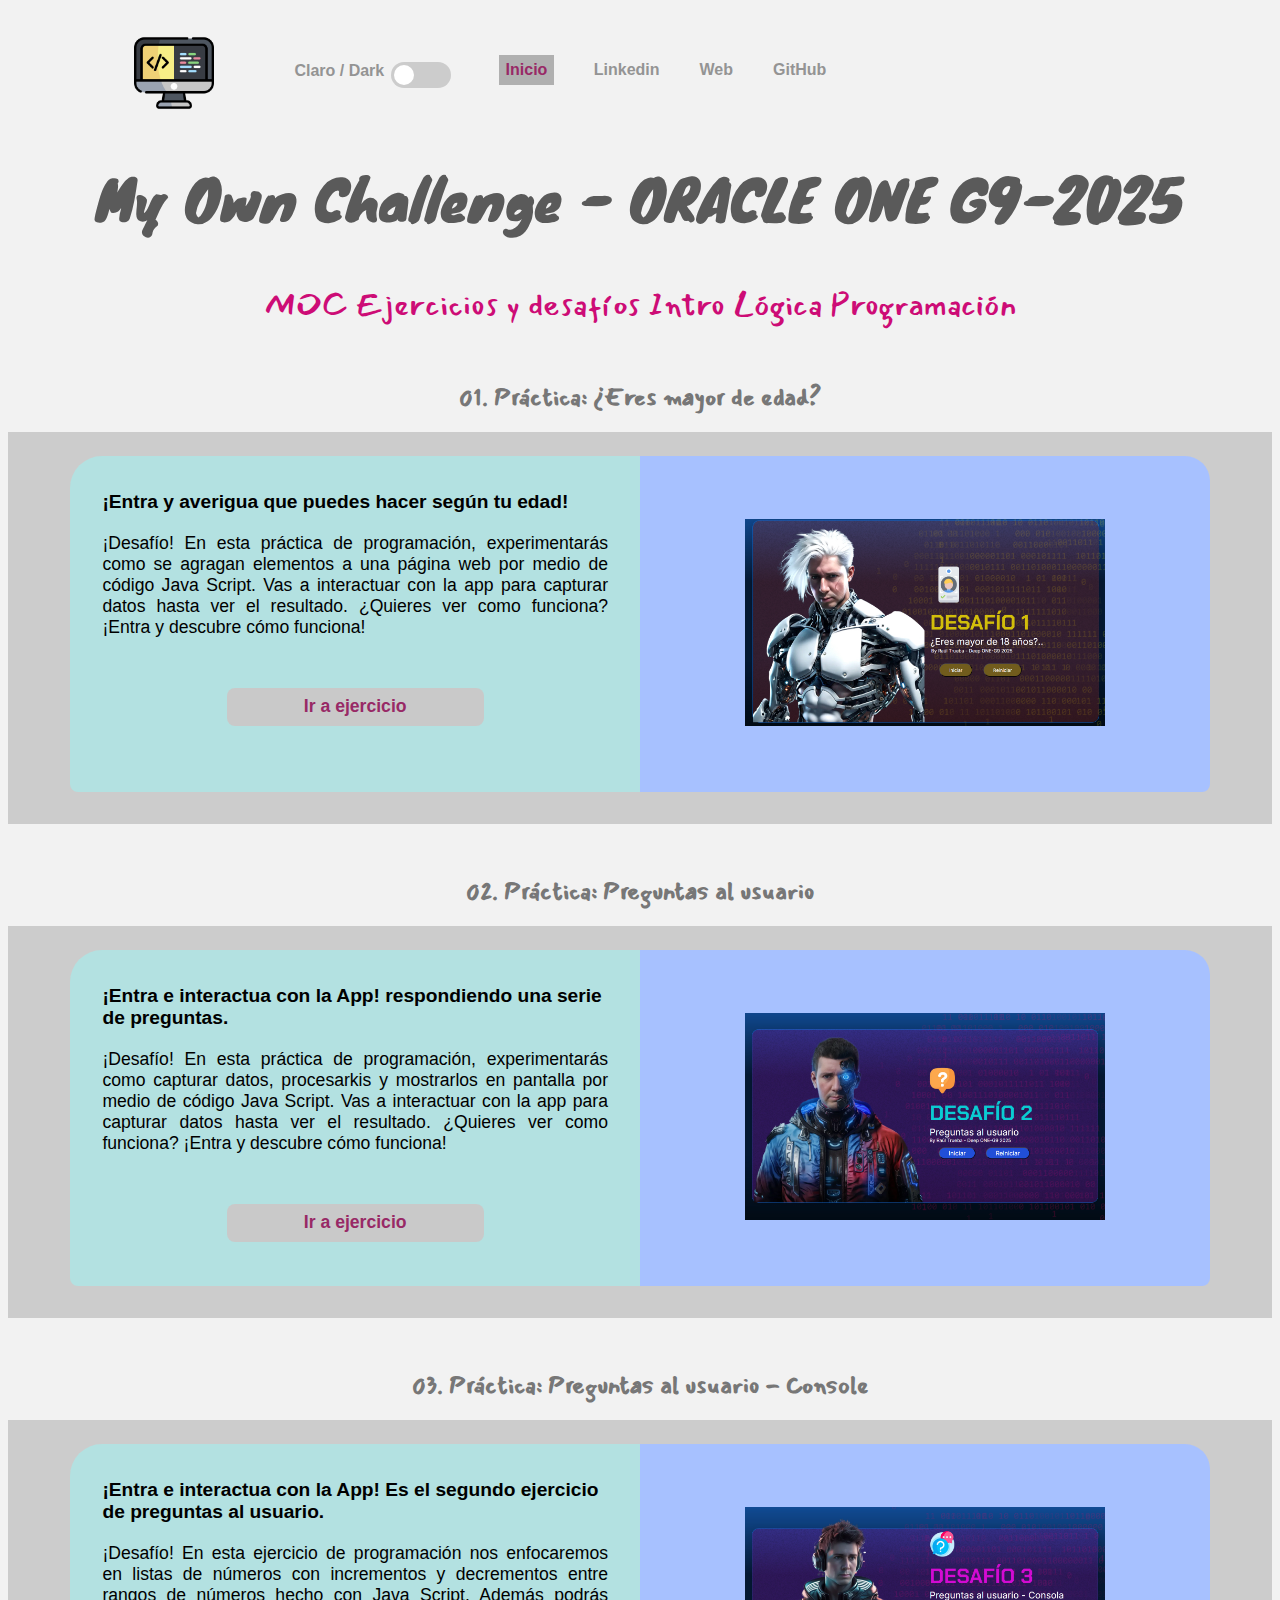
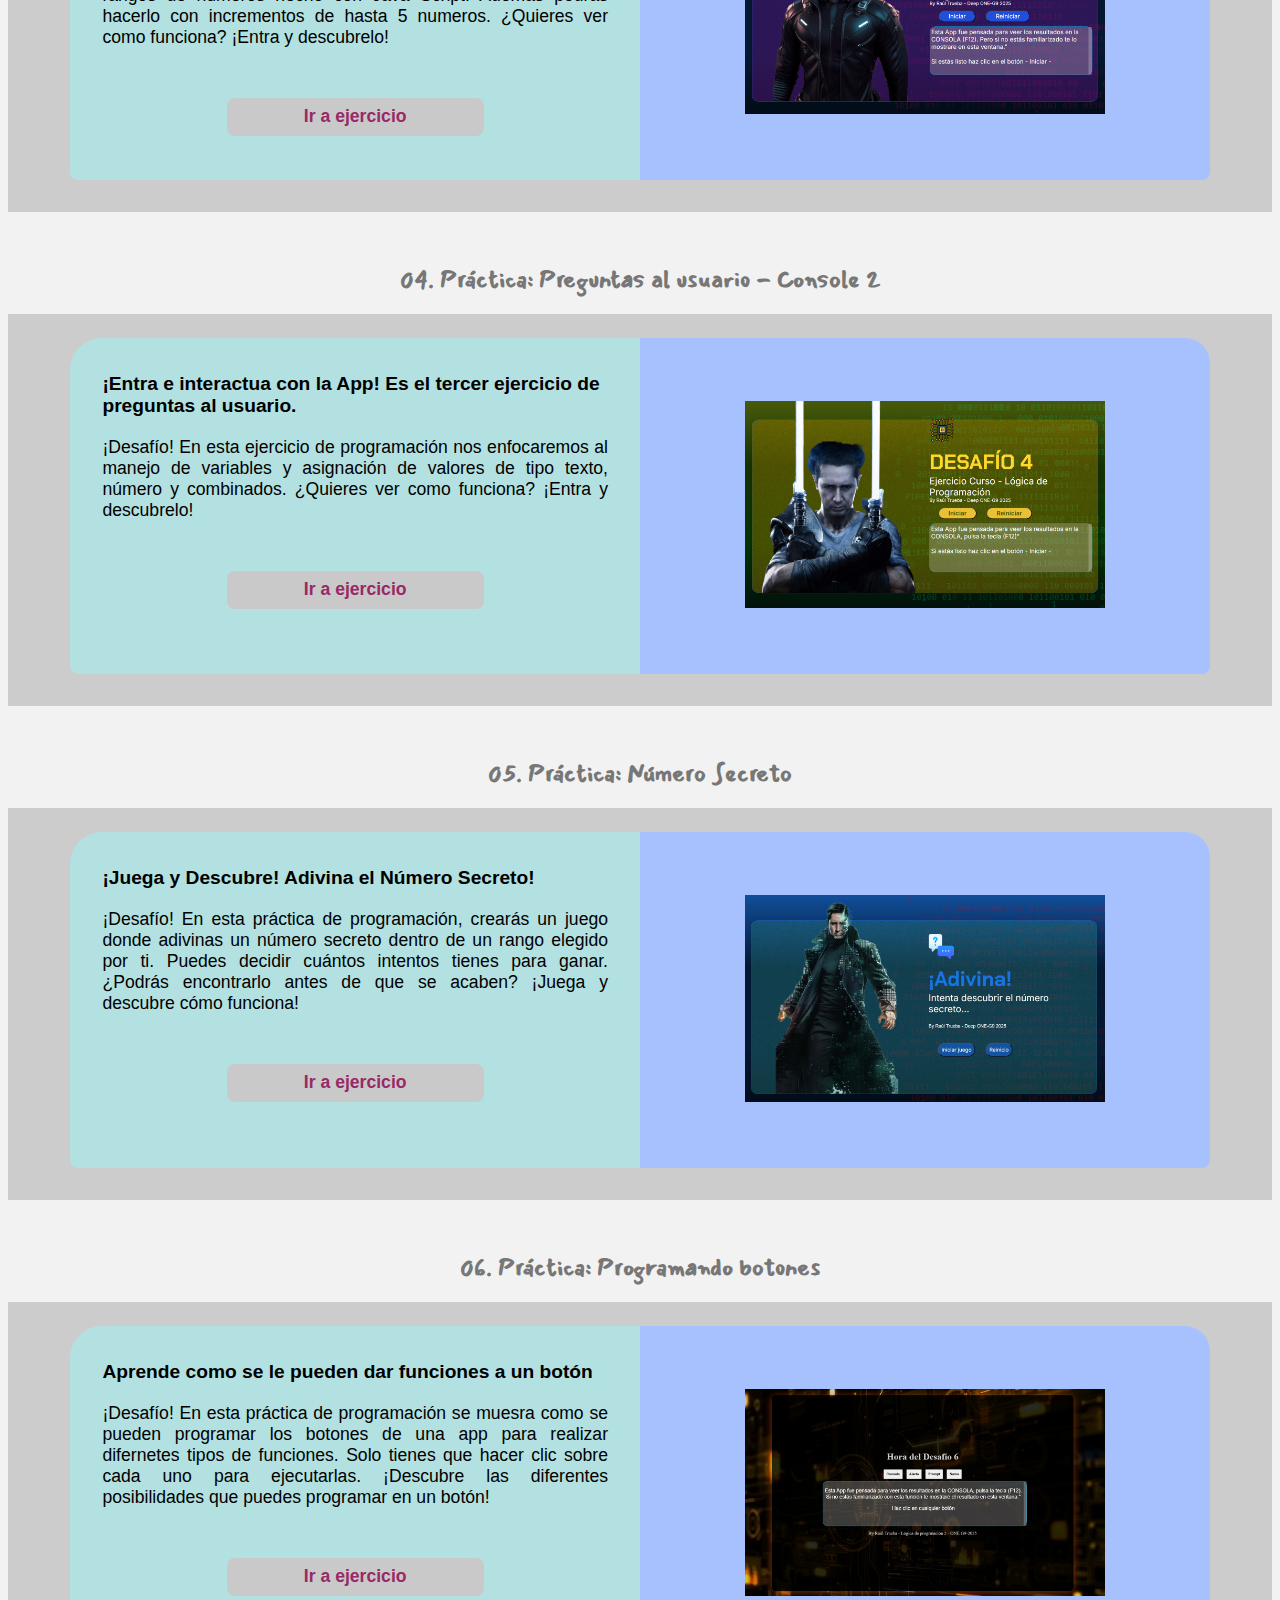
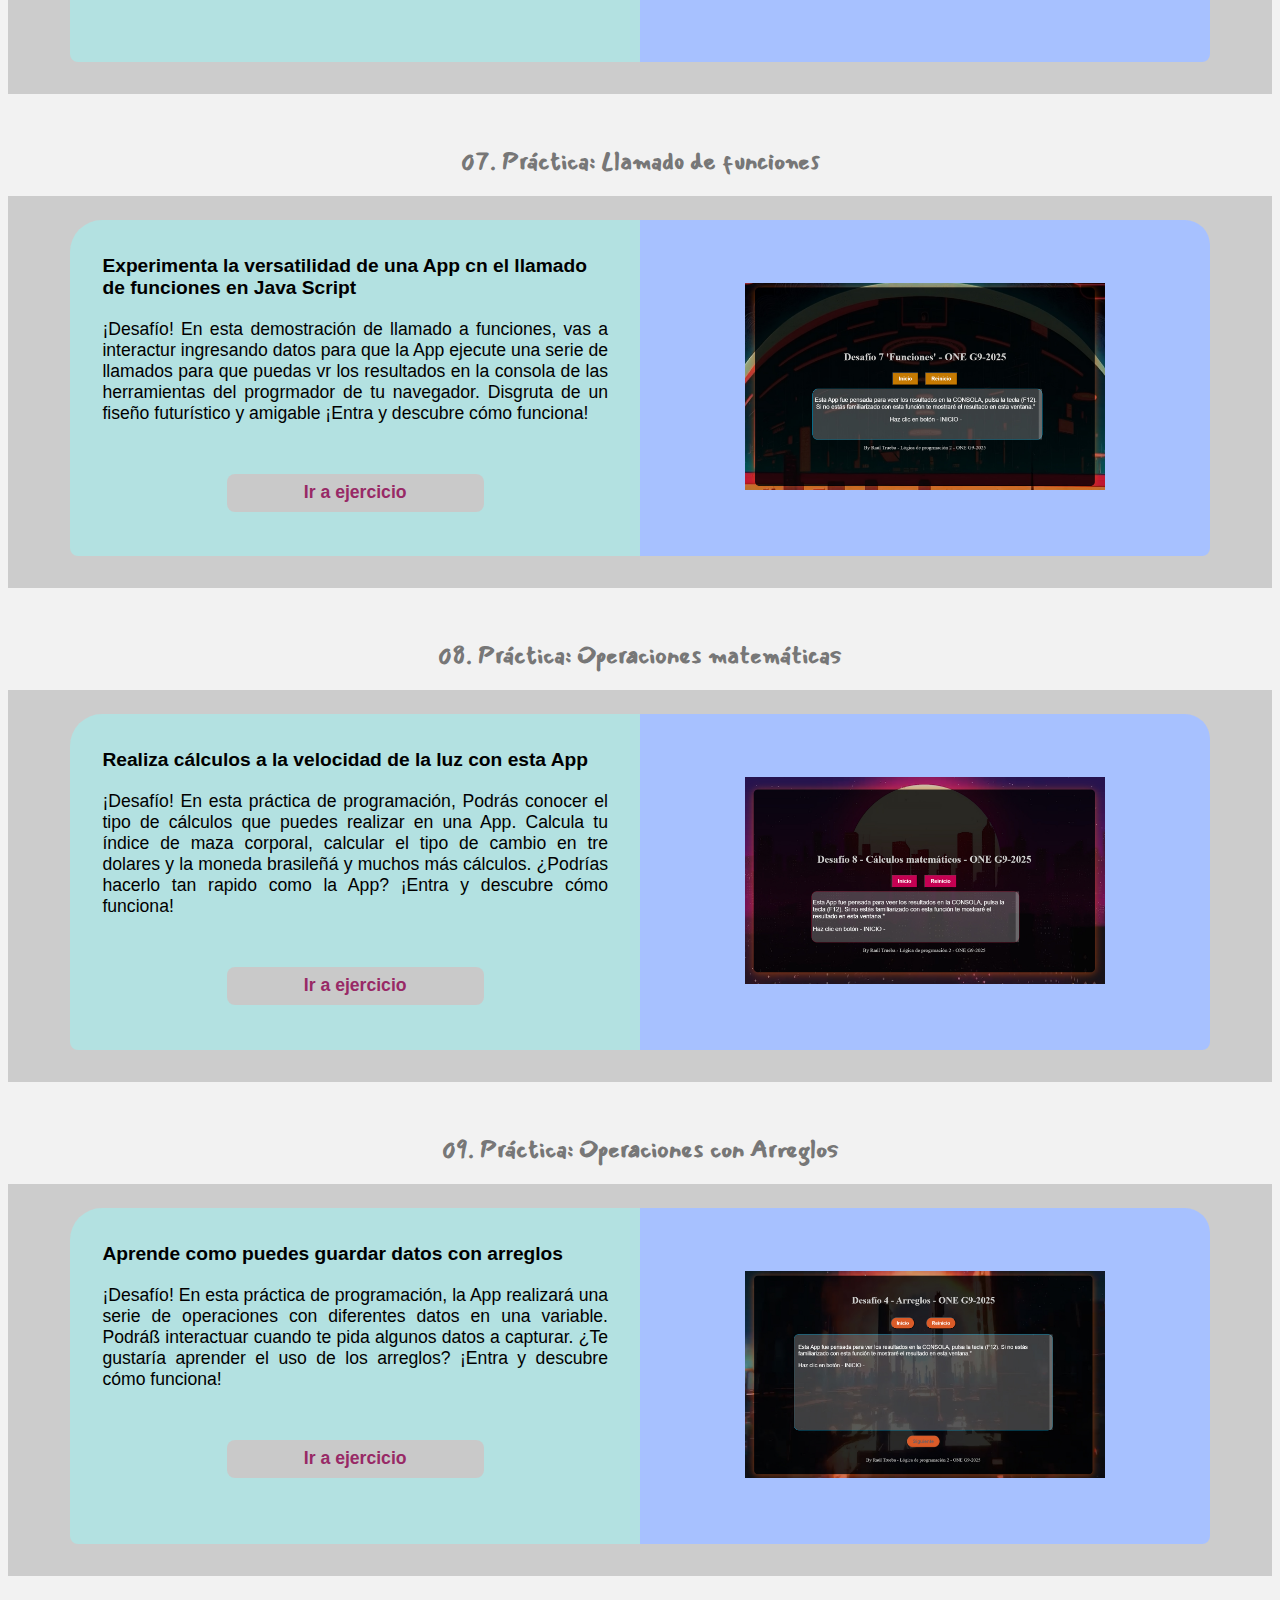
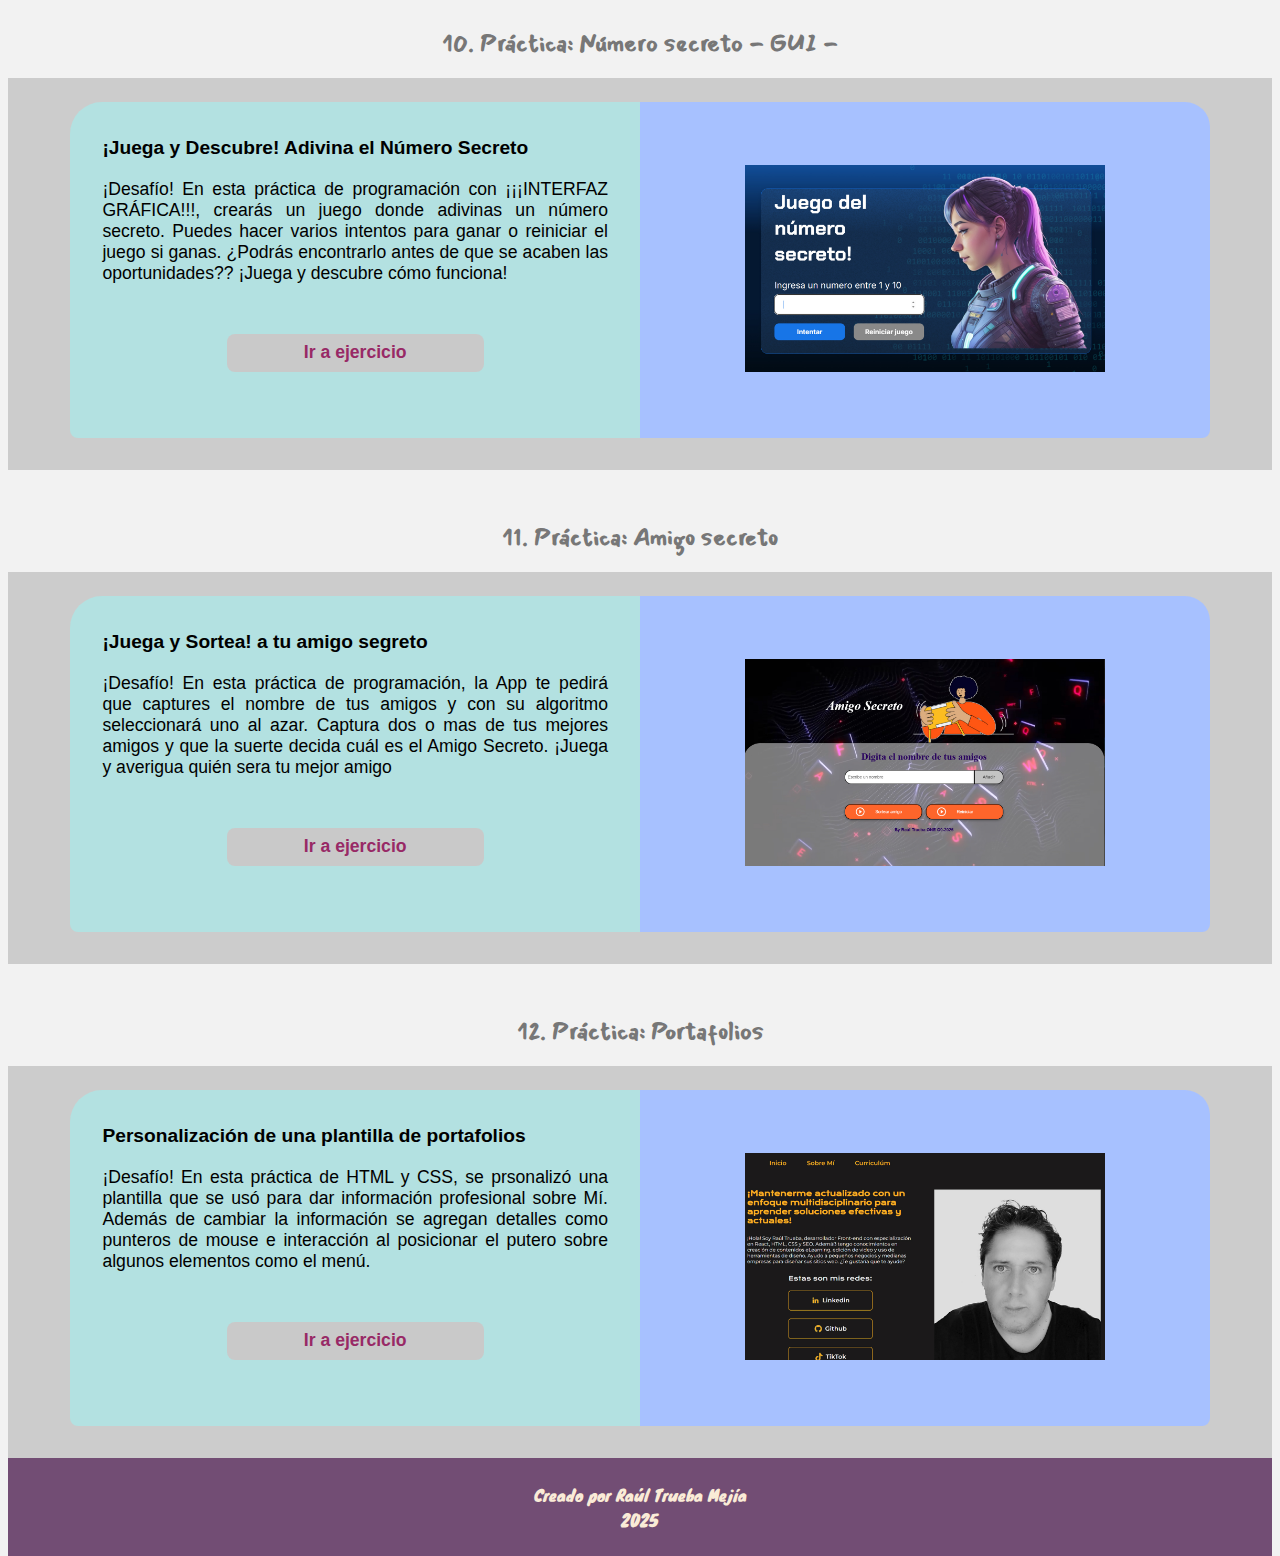
<file: index.html>
<!DOCTYPE html>
<html lang="es-mx">
<head>
    <meta charset="UTF-8">
    <meta name="viewport" content="width=device-width, initial-scale=1.0">
    <title>My Own Challenge - ORACLE ONE G9-2025</title>
    <meta name="description" content="Página índice de Ejercicios Introcucción a la Programación y desafíos del programa Oracle ONE G9">
    <meta name="author" content="Raúl Trueba Mejía, México - CDMX">
    <link rel="stylesheet" href="./styles/style_dark.css">
    <link rel="stylesheet" href="./styles/style.css">
    <link rel="icon" href="./ima/codigo.ico" type="image/png">
</head>
<body>    
    <main>
        <header>
            <nav >
                <a href="index.html"><img class="logo__principal" src="./ima/codigo.png"></a>
                 <div id="hamburguesa" class="hamburguesa">
                    <span></span>
                    <span></span>
                    <span></span>
                </div>
                <label id="modo__dark" class="interruptor">
                    <span class="etiqueta__dark">Claro / Dark</span>
                    <input type="checkbox" id="control__dark">                    
                    <span class="deslizador"></span>
                </label>
                <ui class="header__menu">
                    <li><a class="menu__activo" href="index.html">Inicio</a></li>
                    <li><a class="menu__inactivo" href="https://www.linkedin.com/in/deepfx" target="_blank">Linkedin</a></li>
                    <li><a class="menu__inactivo" href="http://deepcontents.online" target="_blank">Web</a></li>
                    <li><a class="menu__inactivo" href="https://github.com/deepsodome" target="_blank">GitHub</a></li>
                </ui>
            </nav>
        </header>
        <section>
            <h1 id="titulo__principal" class="titulo__h1">
                My Own Challenge - ORACLE ONE G9-2025
            </h1>
            <h2 id="titulo__secundario" class="subtitulo__h2">
                MOC Ejercicios y desafíos Intro Lógica Programación
            </h2>            
        </section>

        <!--PROYECTOS-->
        <article id="contenedor__principal">
            <h2 id="titulo__principal__entradas" class="subtitulo__proyecto"></h2>
            <div class="contenedor__entradas__ejercicios">
                <section class="entada__ejercicio__izquierda">
                    <h3 id="titulo__entrada" class="titulo__entrada__izquierda">f</h3>
                    <p class="texto__entrada__izquierda"></p>
                    <a class="entrada__link__ir" href="" target="_blank"><strong></strong></a>
                </section>
                
                <section class="entada__ejercicio__derecha">
                    <a href="" target="_blank"><img class="imagen__entrada__derecha" src=""></a>
                </section>  
            </div>
        </article>
        <footer>
            Creado por Raúl Trueba Mejía<br>2025
        </footer>
    </main>
    <script src="app.js"></script>
</body>
</html>
</file>
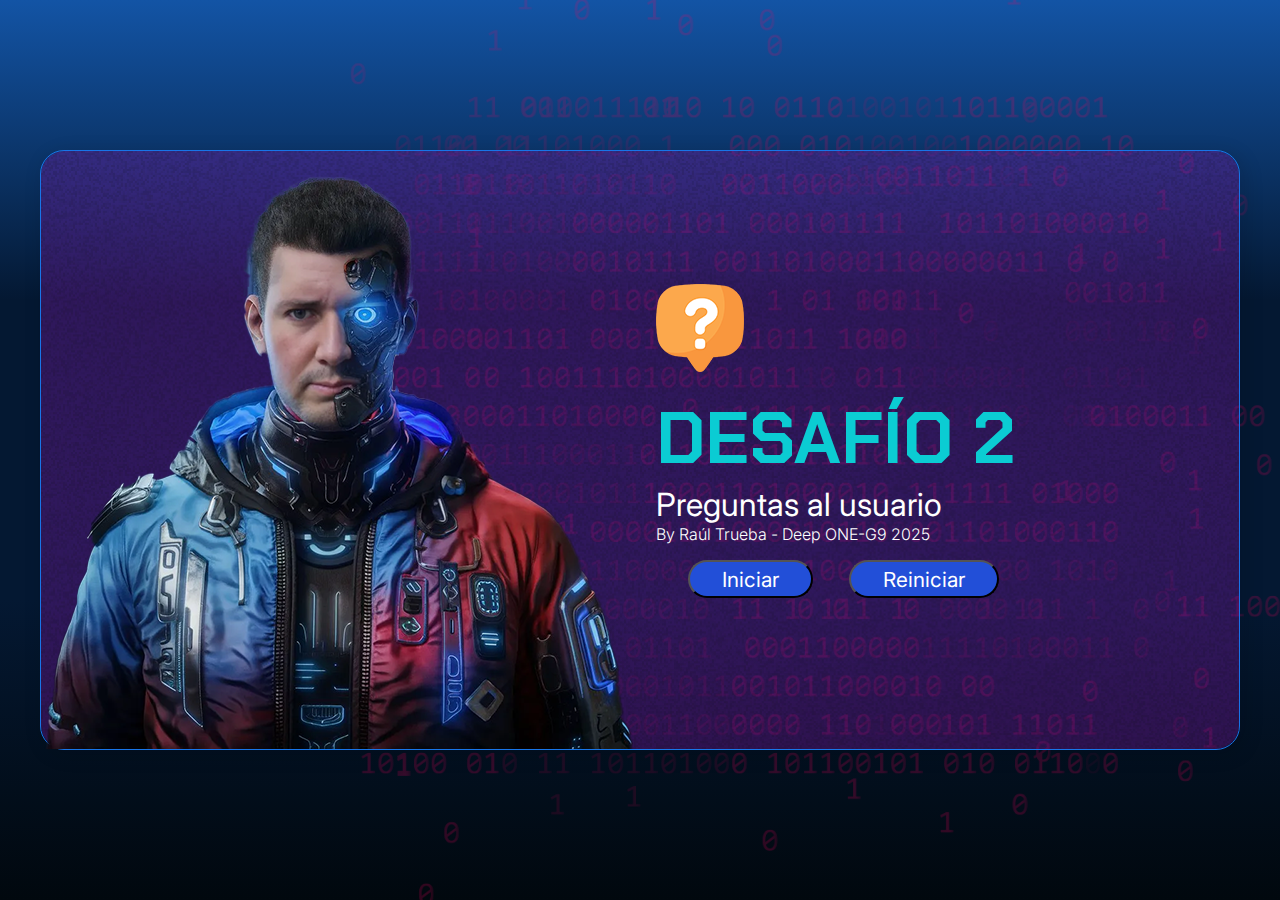
<file: 02_pregunta_user_1/index.html>
<!DOCTYPE html>
<html lang="es-mx">

<head>
    <meta charset="UTF-8">
    <meta name="viewport" content="width=device-width, initial-scale=1.0">
    <link rel="preconnect" href="https://fonts.googleapis.com">
    <link rel="preconnect" href="https://fonts.gstatic.com" crossorigin>
    <link href="https://fonts.googleapis.com/css2?family=Chakra+Petch:wght@700&family=Inter:wght@400;700&display=swap"
        rel="stylesheet">
    <link rel="stylesheet" href="style.css">
    <title>Preguntas al usuario ONE G9-2025</title>
    <meta name="description" content="App que interactua con el usuario haciendo preguntas Ver. 2">
    <meta name="author" content="Raúl Trueba Mejía G9 2025">
    <link rel="icon" href="./img/trophy.png" type="image/png">
</head>

<body>
    <div class="container">
        <div class="container__contenido">
            <img src="./img/robot.png" alt="Robot" class="container__imagen-robot" />
            <div class="container__informaciones">
                <img src="./img/trophy.png" alt="Icono de trofeo" />
                 <div class="container__texto">
                    <h1><span class="container__texto-azul">DESAFÍO 2</span></h1>
                    <h2>Preguntas al usuario</h2>
                    <h3>By Raúl Trueba - Deep ONE-G9 2025</h3>
                    <button id="inicio" class="boton__Inicio" onclick="iniciar()">Iniciar</button>
                    <button id="inicio" class="boton__Inicio" onclick="reload()">Reiniciar</button>
                </div>
                <div id="contenedor__scroll" class="contenedor__scroll" style="display: none;">

                </div>
            </div>
        </div>
    </div>
    <script src="app.js"></script>
</body>
</html>
</file>
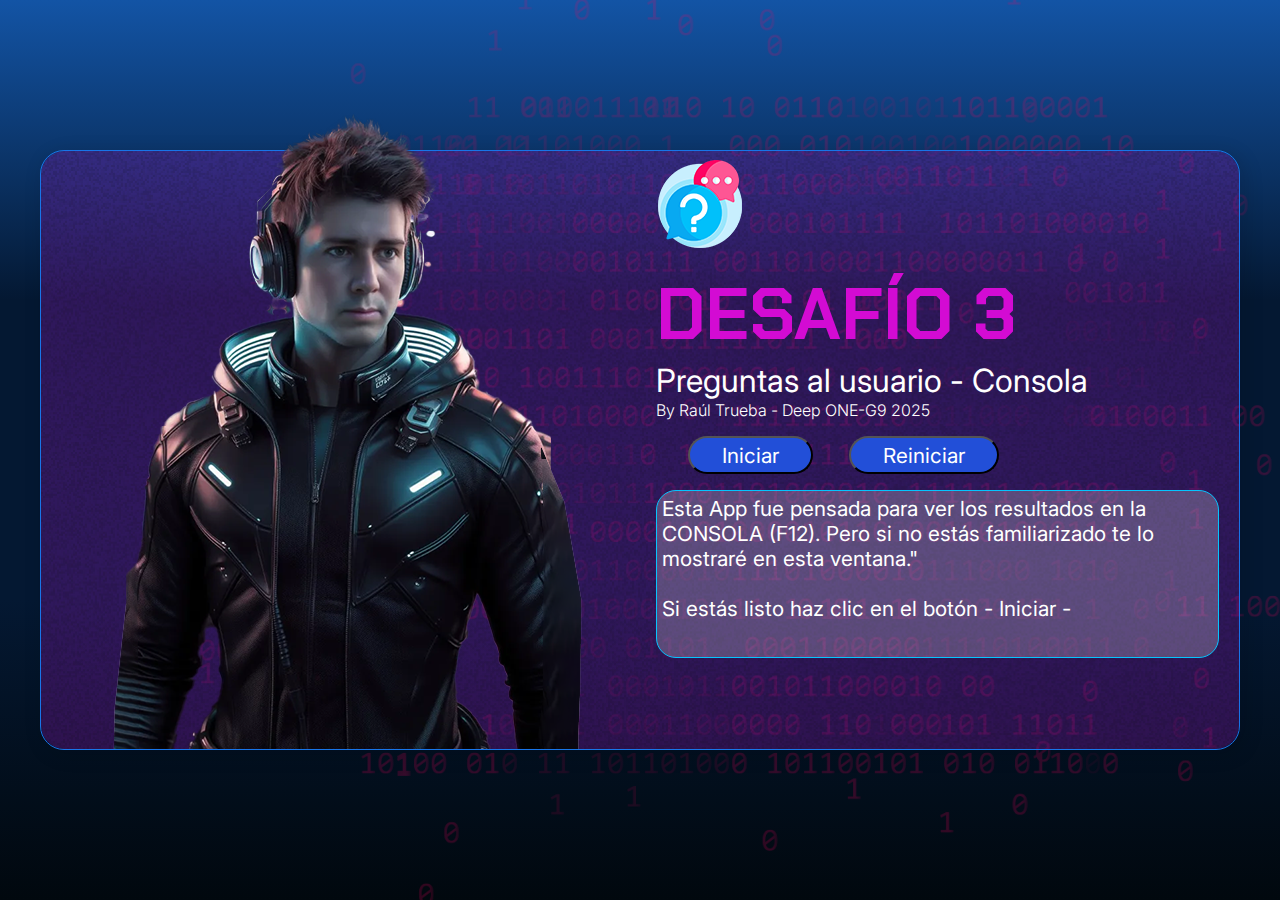
<file: 03_datos_console_1/index.html>
<!DOCTYPE html>
<html lang="es-mx">

<head>
    <meta charset="UTF-8">
    <meta name="viewport" content="width=device-width, initial-scale=1.0">
    <link rel="preconnect" href="https://fonts.googleapis.com">
    <link rel="preconnect" href="https://fonts.gstatic.com" crossorigin>
    <link href="https://fonts.googleapis.com/css2?family=Chakra+Petch:wght@700&family=Inter:wght@400;700&display=swap"
        rel="stylesheet">
    <link rel="stylesheet" href="style.css">
    <title>Preguntas al usuario - consola ONE G9-2025</title>
    <meta name="description" content="App que interactua con el usuario haciendo preguntas">
    <meta name="author" content="Raúl Trueba Mejía G9 2025">
    <link rel="icon" href="./img/trophy.png" type="image/png">
</head>

<body>
    <div class="container">
        <div class="container__contenido">
            <img src="./img/robot.png" alt="Robot" class="container__imagen-robot" />
            <div class="container__informaciones">
                <img src="./img/trophy.png" alt="Icono de trofeo" />
                 <div class="container__texto">
                    <h1><span class="container__texto-azul">DESAFÍO 3</span></h1>
                    <h2>Preguntas al usuario - Consola</h2>
                    <h3>By Raúl Trueba - Deep ONE-G9 2025</h3>
                    <button id="inicio" class="boton__Inicio" onclick="iniciar()">Iniciar</button>
                    <button id="inicio" class="boton__Inicio" onclick="reiniciar()">Reiniciar</button>
                </div>
                <div id="contenedor__scroll" class="contenedor__scroll">
                    <p>Esta App fue pensada para ver los resultados en la CONSOLA (F12). Pero si no estás familiarizado te lo mostraré en esta ventana."</p><br>
                    <p>Si estás listo haz clic en el botón - Iniciar -</p>

                </div>
            </div>
        </div>
    </div>
    <script src="app.js"></script>
</body>
</html>
</file>
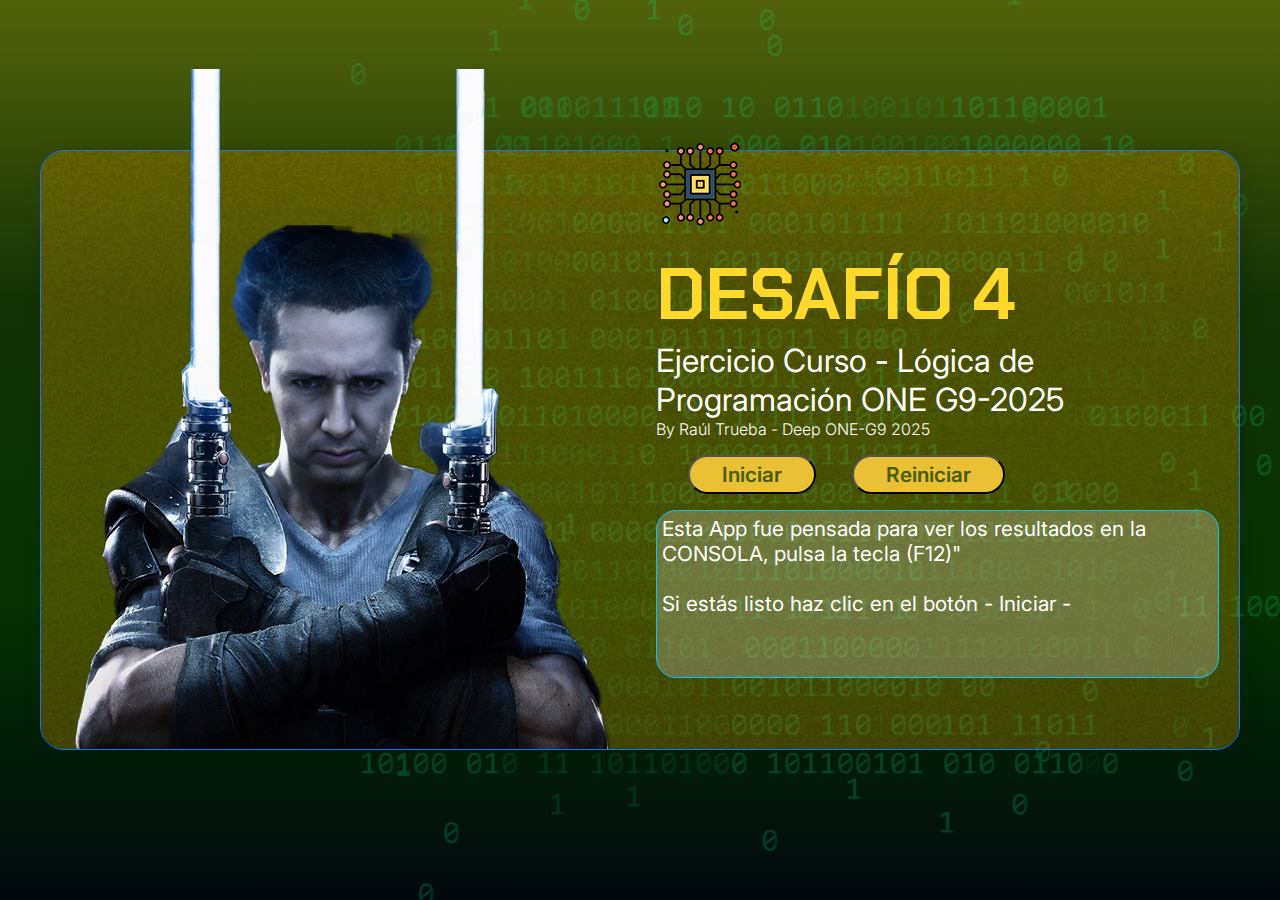
<file: 04_datos_console_2/index.html>
<!DOCTYPE html>
<html lang="ex-mx">

<head>
    <meta charset="UTF-8">
    <meta name="viewport" content="width=device-width, initial-scale=1.0">
    <link rel="preconnect" href="https://fonts.googleapis.com">
    <link rel="preconnect" href="https://fonts.gstatic.com" crossorigin>
    <link href="https://fonts.googleapis.com/css2?family=Chakra+Petch:wght@700&family=Inter:wght@400;700&display=swap"
        rel="stylesheet">
    <link rel="stylesheet" href="style.css">
    <title>Preguntas usuario consola 2</title>
    <meta name="description" content="App que interactua con el usuario y muestra información solo en consola">
    <meta name="author" content="Raúl Trueba Mejía G9 2025">
    <link rel="icon" href="./img/trophy.png" type="image/png">
</head>

<body>
    <div class="container">
        <div class="container__contenido">
            <img src="./img/robot.png" alt="Robot" class="container__imagen-robot" />
            <div class="container__informaciones">
                <img src="./img/trophy.png" alt="Icono de trofeo" />
                 <div class="container__texto">
                    <h1><span class="container__texto-azul">DESAFÍO 4</span></h1>
                    <h2>Ejercicio Curso - Lógica de Programación ONE G9-2025</h2>
                    <h3>By Raúl Trueba - Deep ONE-G9 2025</h3>
                    <button id="inicio" class="boton__Inicio" onclick="iniciar()">Iniciar</button>
                    <button id="inicio" class="boton__Inicio" onclick="reiniciar()">Reiniciar</button>
                </div>
                <div id="contenedor__scroll" class="contenedor__scroll">
                    <p>Esta App fue pensada para ver los resultados en la CONSOLA, pulsa la tecla (F12)"</p><br>
                    <p>Si estás listo haz clic en el botón - Iniciar -</p>
                </div>
            </div>
        </div>
    </div>
    <script src="app.js"></script>
</body>
</html>
</file>
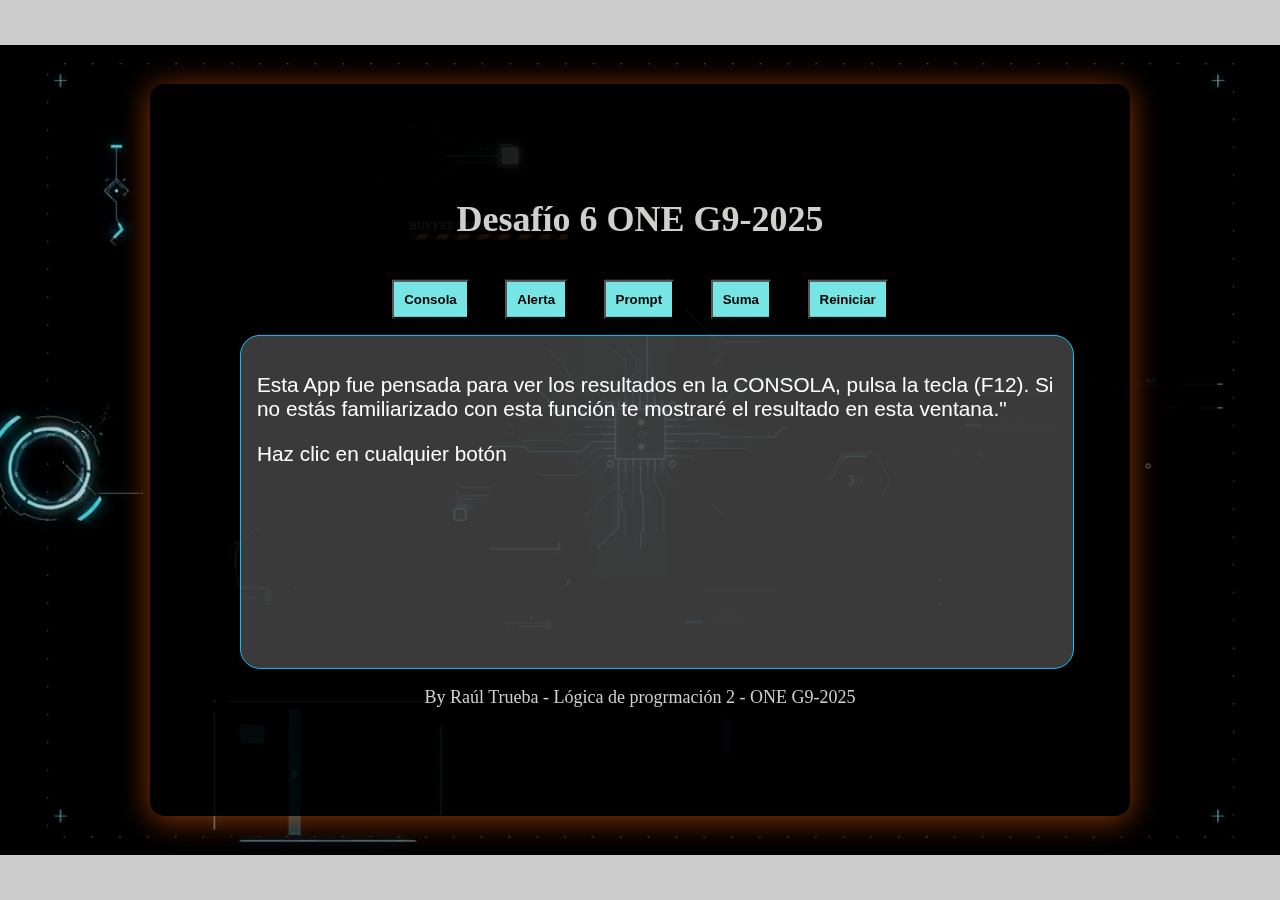
<file: 06_desafio_6/index.html>
<!DOCTYPE html>
<html lang="es">
<head>
    <meta charset="UTF-8">
    <meta name="viewport" content="width=device-width, initial-scale=1.0">
    <title>Desafío 6 ONE G9-2025</title>
    <meta name="description" content="App que simula juego de adivinanza de un número aleatorio 2025">
    <meta name="author" content="Raúl Trueba Mejía, México - CDMX">
    <link rel="icon" href="./assets/linea-de-comando.png" type="image/png">
    <link rel="stylesheet" type="text/css" href="style.css">
</head>
<body>
  <div class="video-container">
    <video autoplay muted loop playsinline>
      <source src="./assets/d-1.mp4" type="video/mp4">
      Tu navegador no soporta el elemento de video.
    </video>
    <div id="video_pattern"></div>
  </div>

  <!-- Contenido sobre el video -->
  <div class="content">
    <header>
        <h1></h1>
    </header>  
    <!--<h1></h1>-->
    <main class="container">
      
        <button onclick="mostarMensajeEnLaConsola()" class="button">Consola</button>
        <button onclick="mostrarAlerta1()" class="button">Alerta</button>
        <button onclick="mostrarAlerta2()" class="button">Prompt</button>
        <button onclick="sumaDosNumeros()" class="button">Suma</button>
        <button onclick="reinicio()" class="button">Reiniciar</button>
        <div id="contenedor__scroll" class="contenedor__scroll">
          <p>Esta App fue pensada para ver los resultados en la CONSOLA, pulsa la tecla (F12). Si no estás familiarizado con esta función te mostraré el resultado en esta ventana."</p>
          <p>Haz clic en cualquier botón</p>
      </div>
      <p>By Raúl Trueba - Lógica de progrmación 2 - ONE G9-2025</p>
    </div>
    </main>
  <script src="app.js"></script>  
</body>
</html>
</file>
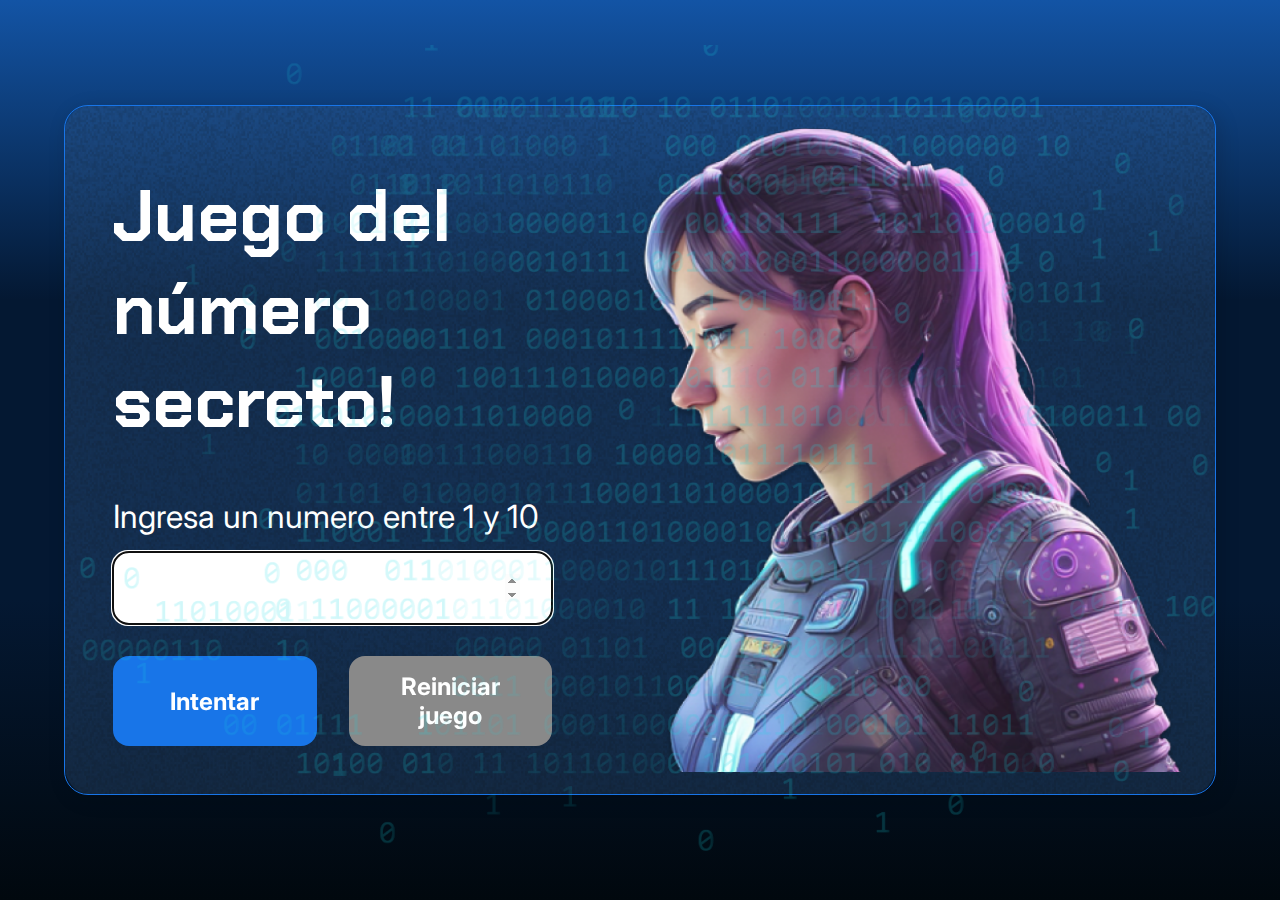
<file: 10_num_secreto_gui/index.html>
<!DOCTYPE html>
<html lang="es-mx">

<head>
    <meta charset="UTF-8">
    <meta name="viewport" content="width=device-width, initial-scale=1.0">
    <link rel="preconnect" href="https://fonts.googleapis.com">
    <link rel="preconnect" href="https://fonts.gstatic.com" crossorigin>
    <link href="https://fonts.googleapis.com/css2?family=Chakra+Petch:wght@700&family=Inter:wght@400;700&display=swap"
        rel="stylesheet">
    <link rel="stylesheet" href="style.css">
    <title>Desafío 10 Número Segreto GUI ONE G9-2025</title>
    <meta name="description" content="Juego para adivinar un número secreto 2025">
    <meta name="author" content="Raúl Trueba Mejía, México - CDMX">
    <link rel="icon" href="./assets/codificacion.png" type="image/png">
</head>

<body>

    <div class="container">
    <div class="container__contenido">
        <div class="container__informaciones">
            <!-- Titulo y texto -->
            <div class="container__texto">
                <h1></h1>
                <p class="texto__parrafo"></p>
            </div>
            <!-- Input y botones -->
            <input type="number" id="valorUsuario" min="1" max="10" class="container__input">
            <div class="chute container__botones">
                <button id="botonOk" onclick="verificarIntento();" class="container__boton">Intentar</button>
                <button onclick="reiniciarJuego();" class="container__boton" id="reiniciar" disabled>Reiniciar juego</button>
            </div>
        </div>
        <img src="./img/ia.png" alt="Una persona mirando a la izquierda" class="container__imagen-persona" />
    </div>
</div>


    <script src="app.js"></script>
</body>

</html>
</file>
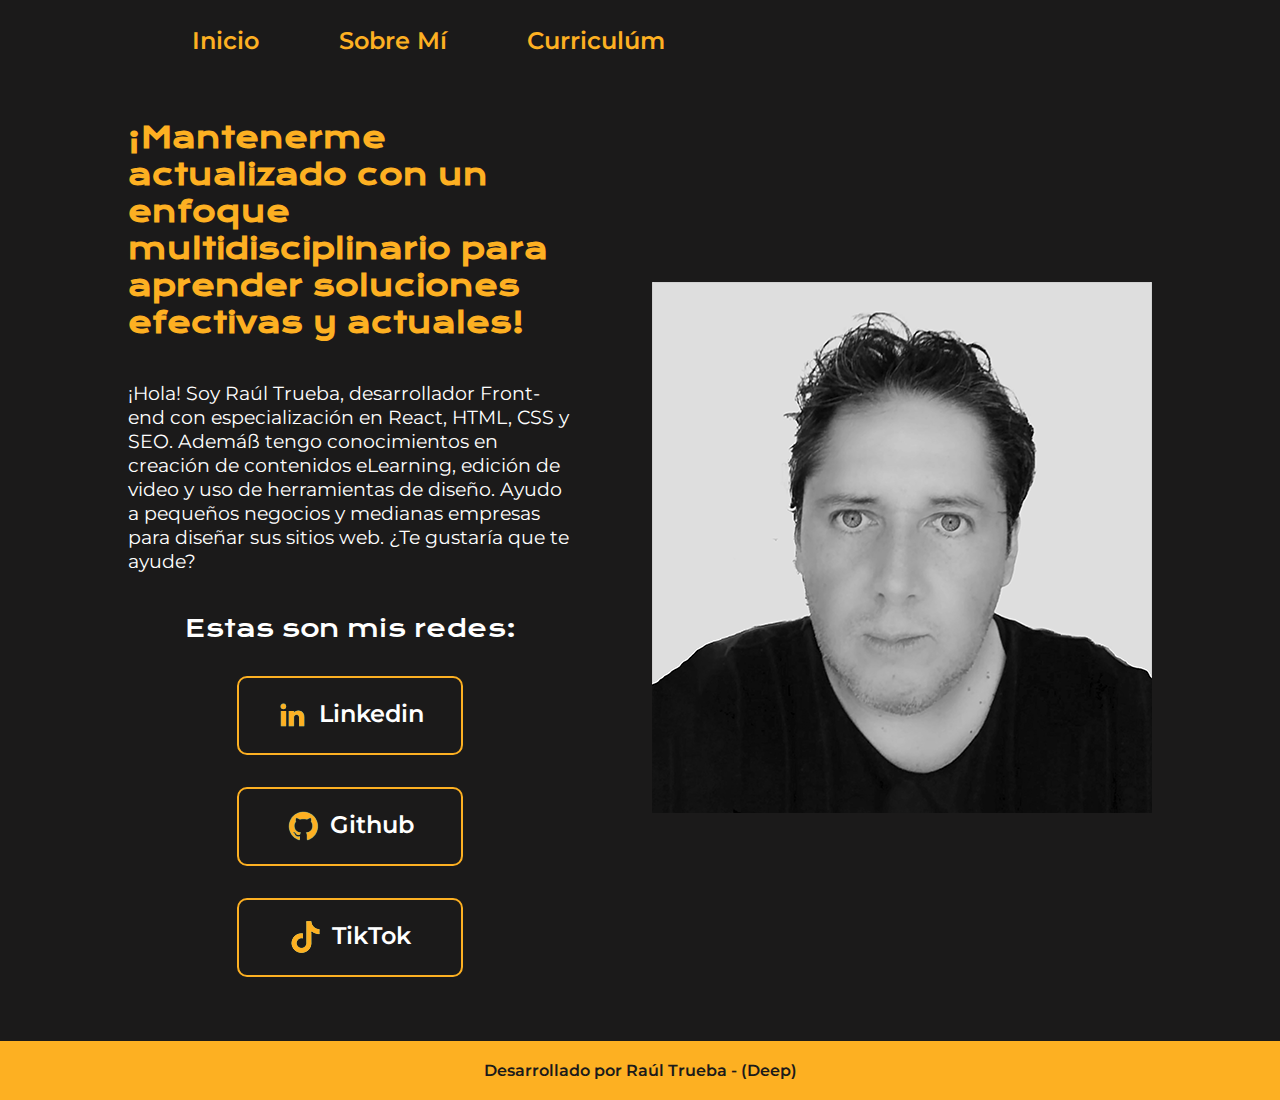
<file: 12_portafolio/index.html>
<!DOCTYPE html>
<html lang="es-mx">
<head>
    <meta charset="UTF-8">
    <meta name="viewport" content="width=device-width, initial-scale=1.0">
    <title>Portafolio ONE G9-2025</title>
    <meta name="description" content="proyecto de portafolio con datos mis datos">
    <meta name="author" content="Raúl Trueba Mejía, México - CDMX">
    <link rel="icon" href="./assets/001-html-5.png" type="image/png">
    <link rel="stylesheet" href="./stylecss/style.css">
</head>
<body>
    <header class="header">
        <nav class="header__menu">
            <a class="header__menu__link" href="index.html">Inicio</a>
            <a class="header__menu__link" href="about.html">Sobre Mí</a>
            <a class="header__menu__link" href="vitae.html">Curriculúm</a>
        </nav>
    </header>
    <main class="presentacion">
        <section class="presentacion__contenido">
            <h1 class="presentacion__contenido__titulo">
                ¡Mantenerme actualizado con un enfoque multidisciplinario
                <strong class="titulo-destaque"> para aprender soluciones efectivas y actuales!</strong>
            </h1>
            <p class="presentacion__contenido__texto">
                ¡Hola! Soy Raúl Trueba, desarrollador Front-end con especialización en React, HTML, CSS y SEO. Ademáß tengo conocimientos en creación de contenidos eLearning, edición de video y uso de herramientas de diseño. Ayudo a pequeños negocios y medianas empresas para diseñar sus sitios web. ¿Te gustaría que te ayude?
            </p>
            <div class="presentacion__enlaces">
                <h2 class="presentacion__enlaces__subtitulo">Estas son mis redes:</h2>
                <a class="presentacion__enlaces__link" href="https://www.linkedin.com/in/deepfx" target="_blank">
                    <img src="./assets/linkedin.png">Linkedin</a>
                <a class="presentacion__enlaces__link" href="https://github.com/deepsodome" target="_blank">
                    <img src="./assets/github.png">Github</a>
                <a class="presentacion__enlaces__link" href="https://www.tiktok.com/@deepcontentsmx" target="_blank">
                    <img src="./assets/tik-tok.png">TikTok</a>
            </div>
        </section>        
        <img class="presentacion__imagen" src="./assets/raul.png" alt="foto Raúl">
    </main>
    <footer class="footer">Desarrollado por Raúl Trueba - (Deep)</footer>
</body>
</html>
</file>
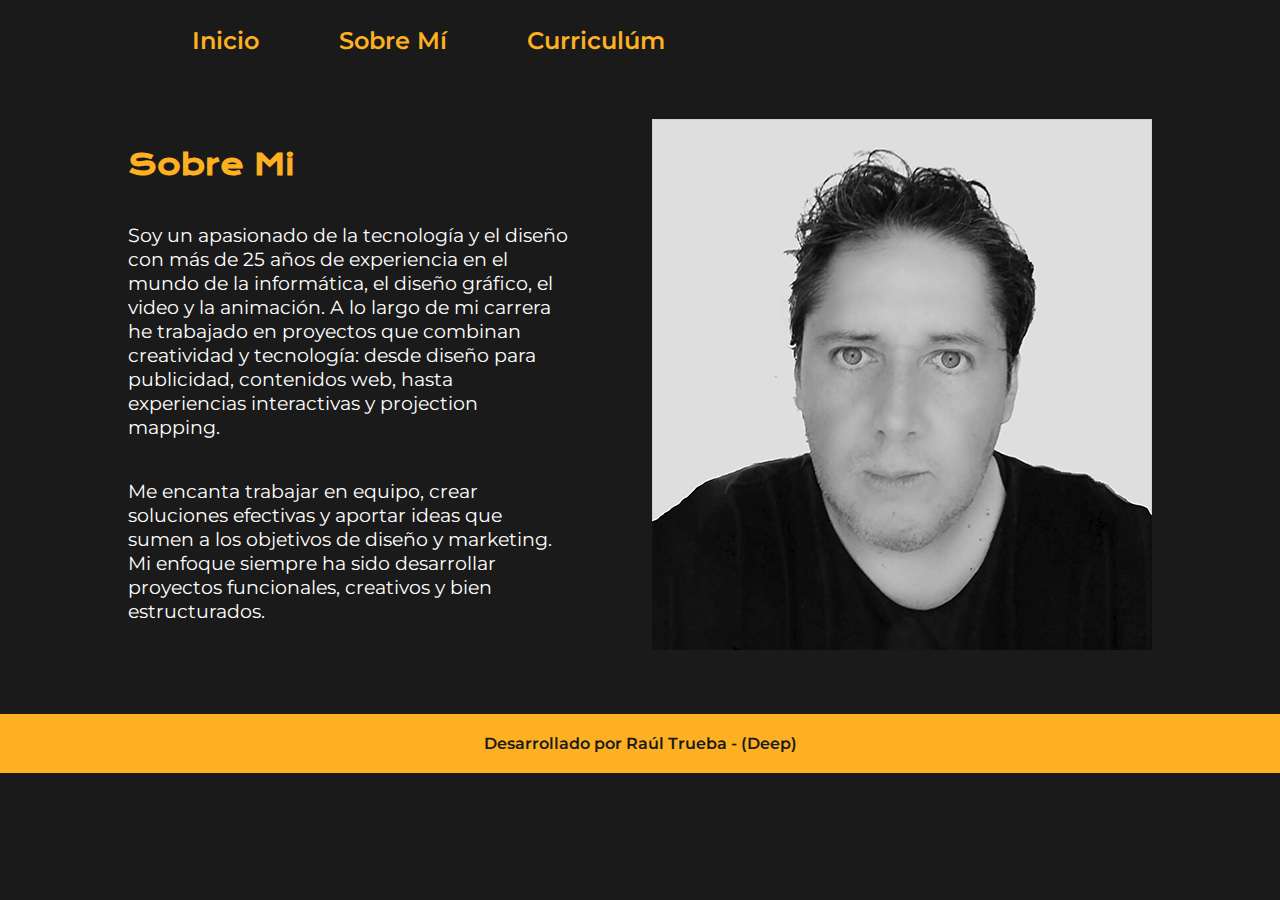
<file: 12_portafolio/about.html>
<!DOCTYPE html>
<html lang="es-mx">
<head>
    <meta charset="UTF-8">
    <meta name="viewport" content="width=device-width, initial-scale=1.0">
    <title>Sobre Mí - ONE G9-2025</title>
    <meta name="description" content="proyecto de portafolio con datos mis datos">
    <meta name="author" content="Raúl Trueba Mejía, México - CDMX">
    <link rel="icon" href="./assets/001-html-5.png" type="image/png">
    <link rel="stylesheet" href="./stylecss/style.css">
</head>
<body>
    <header class="header">
        <nav class="header__menu">
            <a class="header__menu__link" href="index.html">Inicio</a>
            <a class="header__menu__link" href="about.html">Sobre Mí</a>
            <a class="header__menu__link" href="vitae.html">Curriculúm</a>
        </nav>
    </header>
    <main class="presentacion">
        <section class="presentacion__contenido">
            <h1 class="presentacion__contenido__titulo">
                Sobre Mi
            </h1>
            <p class="presentacion__contenido__texto">
                Soy un apasionado de la tecnología y el diseño con más de 25 años de experiencia en el mundo de la informática, el diseño gráfico, el video y la animación. A lo largo de mi carrera he trabajado en proyectos que combinan creatividad y tecnología: desde diseño para publicidad, contenidos web, hasta experiencias interactivas y projection mapping.
            </p>
            <p class="presentacion__contenido__texto">
                Me encanta trabajar en equipo, crear soluciones efectivas y aportar ideas que sumen a los objetivos de diseño y marketing. Mi enfoque siempre ha sido desarrollar proyectos funcionales, creativos y bien estructurados.

            </p>
        </section>        
        <img class="presentacion__imagen" src="./assets/raul.png" alt="imagem.png">
    </main>    
    <footer class="footer">Desarrollado por Raúl Trueba - (Deep)</footer>
</body>
</html>
</file>
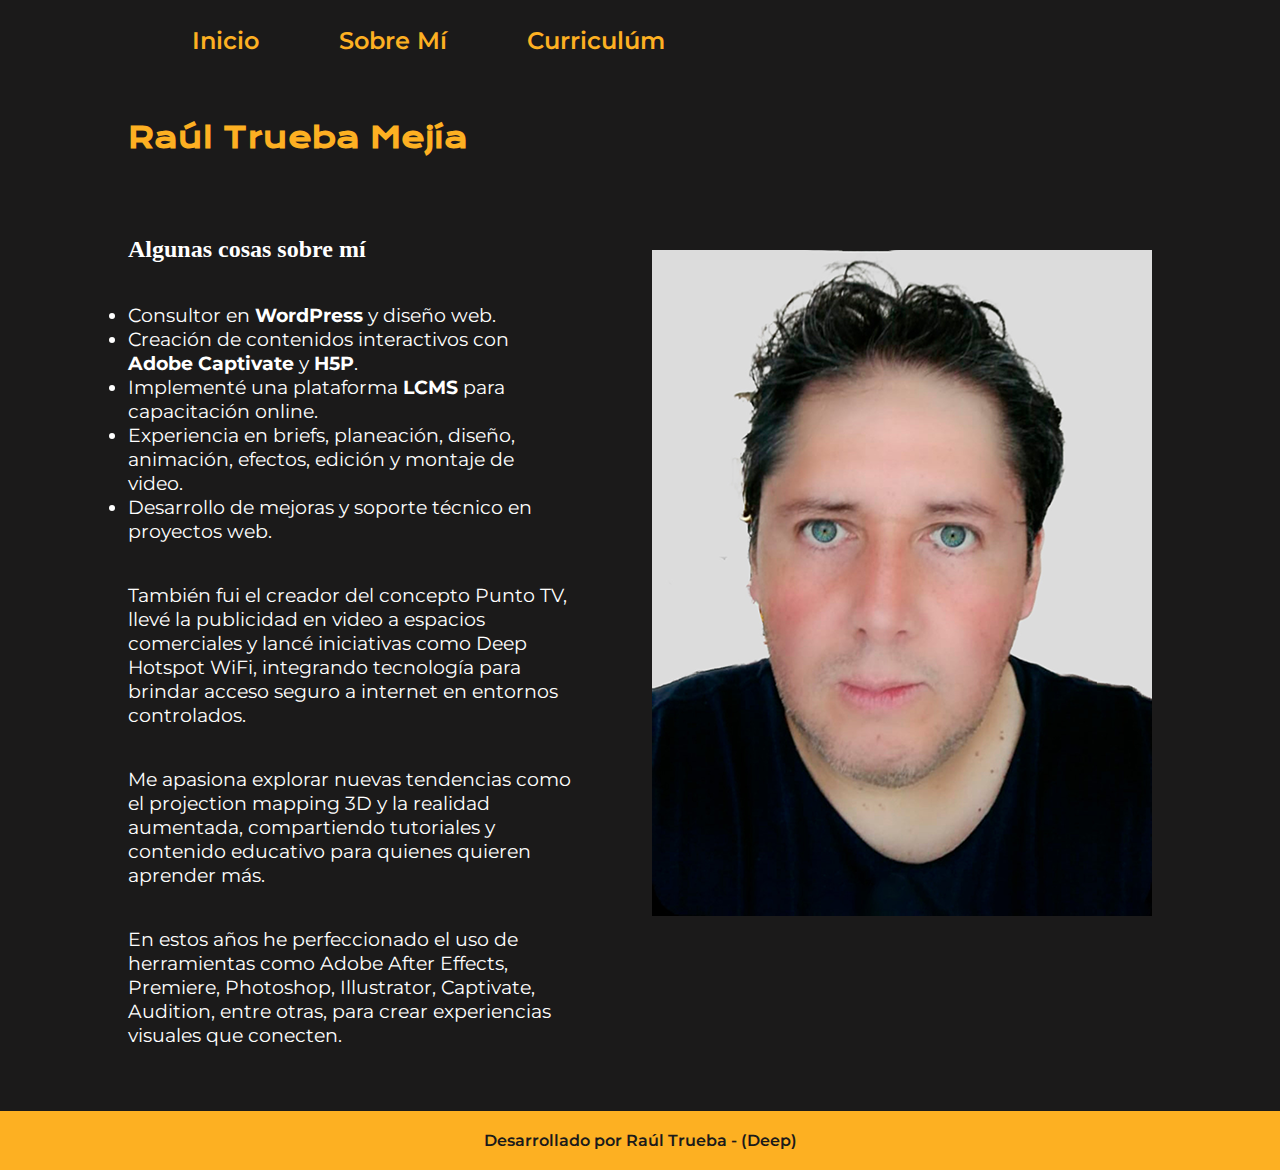
<file: 12_portafolio/vitae.html>
<!DOCTYPE html>
<html lang="es-mx">
<head>
    <meta charset="UTF-8">
    <meta name="viewport" content="width=device-width, initial-scale=1.0">
    <title>Portafolio - Vitae ONE G9-2025</title>
    <meta name="description" content="proyecto de portafolio con datos mis datos">
    <meta name="author" content="Raúl Trueba Mejía, México - CDMX">
    <link rel="icon" href="./assets/001-html-5.png" type="image/png">
    <link rel="stylesheet" href="./stylecss/style.css">
</head>
<body>
    <header class="header">
        <nav class="header__menu">
            <a class="header__menu__link" href="index.html">Inicio</a>
            <a class="header__menu__link" href="about.html">Sobre Mí</a>
            <a class="header__menu__link" href="vitae.html">Curriculúm</a>
        </nav>
    </header>
    <main class="presentacion">
        <section class="presentacion__contenido">
            <h1 class="presentacion__contenido__titulo">
                Raúl Trueba Mejía
            </h1>           
            <section class="sobre-mi" aria-labelledby="sobre-mi-titulo"></section>
            <h2 id="lista-check-tit" class="tit-algunas-cosas">Algunas cosas sobre mí</h2>
            <ul class="lista-check">
                <li>Consultor en <strong>WordPress</strong> y diseño web.</li>
                <li>Creación de contenidos interactivos con <strong>Adobe Captivate</strong> y <strong>H5P</strong>.</li>
                <li>Implementé una plataforma <strong>LCMS</strong> para capacitación online.</li>
                <li>Experiencia en briefs, planeación, diseño, animación, efectos, edición y montaje de video.</li>
                <li>Desarrollo de mejoras y soporte técnico en proyectos web.</li>
            </ul>
            <p class="presentacion__contenido__texto">
                También fui el creador del concepto Punto TV, llevé la publicidad en video a espacios comerciales y lancé iniciativas como Deep Hotspot WiFi, integrando tecnología para brindar acceso seguro a internet en entornos controlados.
            </p>
            <p class="presentacion__contenido__texto">
                Me apasiona explorar nuevas tendencias como el projection mapping 3D y la realidad aumentada, compartiendo tutoriales y contenido educativo para quienes quieren aprender más.
            </p>
            <p class="presentacion__contenido__texto">
                En estos años he perfeccionado el uso de herramientas como Adobe After Effects, Premiere, Photoshop, Illustrator, Captivate, Audition, entre otras, para crear experiencias visuales que conecten.
            </p>
            </section>            
        </section>
        <img class="presentacion__imagen" src="./assets/raul_color.png" alt="imagem.png">
    </main>    
    <footer class="footer">Desarrollado por Raúl Trueba - (Deep)</footer>
</body>
</html>
</file>
<file: styles/style_dark.css>
:root{
  --color-back-body:#f2f2f2;
  --etiqueta-dark: #949494;
  --deslizador-back-claro: #ccc;
  --deslizador-back-before: #fff;
  --deslizador-back-dark: #656565;
  --menu-a-hover: #982966;
  --menu-fondo-activo: #b0b0b0;
  --entrada-link-ir: #982966;
  --entrada-titulo-ir: #3e3e3e;
  --entrada-texto-ir: #454343;
  --color-boton-link: #c9c9c9;
}

body {
  background-color: var(--color-back-body); /* Puedes cambiar #f2f2f2 por el hexadecimal que desees */
  height: 100vh;
}

nav{
  display: flex;
  justify-content:left;
  align-items: center;
  padding: 2% 10% 0 10%;
}

.header__menu{
  display: flex;
  justify-content:flex-end;
  gap: 2.5rem;
  font-family: Arial, Helvetica, sans-serif;
  font-size: 1rem;
  font-weight: 900;
}

.menu__inactivo{
  text-decoration: none;
  color: var(--etiqueta-dark);
}

li{
  list-style: none;
}

.header__menu li {
  margin-bottom: 10px;
}

.header__menu li a:hover{  
  color: var(--menu-a-hover);
}

.menu__activo{
  color: var(--menu-a-hover);
  text-decoration: none;
  background-color: var(--menu-fondo-activo);  
  padding: .4rem;
}

.interruptor {
  display: flex;
  align-items:normal;
  justify-content:right;
  margin: 0 3rem 0 5rem;
}

.interruptor input {
  opacity: 0;
  width: 0;
  height: 0;
}

.etiqueta__dark{
  font-family: Arial, Helvetica, sans-serif;
  font-size: 1rem;
  font-weight: 300;
  color: var(--etiqueta-dark);
  font-weight: 900;
}

.deslizador {
  position: relative;
  display: inline-block;
  width: 3.75rem;
  height: 1.6rem;
  background-color: var(--deslizador-back-claro);
  transition: 0.4s;
  border-radius: 3.1rem;
  cursor: pointer;
}

.deslizador:before {
  content: "";
  position: absolute;
  height: 1.25rem;
  width: 1.25rem;
  left: .18rem;
  bottom: .18rem;
  background-color: var(--deslizador-back-before);
  transition: 0.4s;
  border-radius: 50%;
}

input:checked + .deslizador {
  background-color: var(--deslizador-back-dark);
}

input:checked + .deslizador:before {
  transform: translateX(2.12rem);
}
</file>
<file: styles/style.css>
@import url('https://fonts.googleapis.com/css2?family=Knewave&display=swap');
@import url('https://fonts.googleapis.com/css2?family=Mansalva&display=swap');
@import url('https://fonts.googleapis.com/css2?family=Mansalva&display=swap');

:root{
  --color-fondo-post-izquierdo: #b3e1e1;
  --color-fondo-post-derecho: #a7c1ff;
  --texto-titulos-entradas: #777777;
  --footer-back-color: #724d74;
  --color-ico-hamburguesa: #858585;
  --fondo-color-menu-hamburguesa: #ffffff;
  --sombra-menu-hamburguesa: #585858;
  --fondo-contenedor-entradas: #cccccc;
}

.logo__principal{
  width: 80px;
}

.hamburguesa {
  display: none;
  cursor: pointer;
  position: absolute;
  top: 20px;
  right: 10px;
}

.hamburguesa span {
  display: block;
  width: 30px;
  height: 3px;
  background-color: var(--color-ico-hamburguesa);
  margin-bottom: 5px;
  transition: all 0.3s ease;
}

.titulo__h1{
  font-family: "Knewave", system-ui;
  font-weight: 400;
  font-style:normal;
  text-align: center;
  font-size: 3.5rem;
  color: #5a5a5a;
}

.subtitulo__h2{
  font-family: "Mansalva", sans-serif;
  font-weight: 500;
  font-style: normal;
  text-align: center;
  font-size: 2rem;
  color: #cd0c76ff;
}

.subtitulo__proyecto{
  font-family: "Mansalva", sans-serif;
  font-weight: 700;
  font-style: normal;
  color: var(--texto-titulos-entradas);
  font-size: 1.5rem;
  text-align: center;
  margin: 3rem 1rem 1rem 1rem;
}

.contenedor__entradas__ejercicios{
  display: flex;
  justify-content:center;
  align-items: center;
  position: relative;
  overflow: hidden;
  background-color: var(--fondo-contenedor-entradas);
  padding: 1.5rem 0 0 0;
}

.entada__ejercicio__izquierda{
  position: relative;
  animation-duration: 3s;
  animation-fill-mode: both;
  animation-name: entrar-izquierda;
  height: 19rem;
  width: 40%;
  background-color: var(--color-fondo-post-izquierdo);
  border-radius: 2rem 0 0 .5rem;
  margin: 0 0 2rem 0;
  padding: 1rem 2rem 1rem 2rem;
}

.titulo__entrada__izquierda{
  font-family:Arial, Helvetica, sans-serif;
  font-size: 1.2rem;
  font-weight: 700;
  text-align: left;
}

.texto__entrada__izquierda{
  font-family: Arial, Helvetica, sans-serif;
  font-size: 1.1rem;
  text-align:justify;

}

.entrada__link__ir{
  padding: .53rem;
  width: 15rem;
  font-family: Arial, Helvetica, sans-serif;
  font-size: 1.1rem;
  text-decoration: none;
  color: var(--entrada-link-ir);
  background-color: var(--color-boton-link);
  border-radius: .5rem;
  display: block;
  margin: 50px auto;
  text-align: center;
}

.entada__ejercicio__derecha {
  position: relative;
  animation-duration: 3s;
  animation-fill-mode: both;
  animation-name: entrar-derecha;
  display: flex;
  align-items: center;
  justify-content: center;
  height: 19rem;
  width: 40%;
  background-color: var(--color-fondo-post-derecho);
  border-radius: 0 25px .5rem 0;
  margin: 0 0 2rem 0;
  padding: 1rem 2rem 1rem 2rem;
}

.imagen__entrada__derecha{  
  width: 22.5rem; 
}

footer{
  text-align: center;
  justify-content: center;
  padding: 1.5rem;
  color: antiquewhite;
  background-color: var(--footer-back-color);
  font-family: "Knewave", system-ui;
  font-style:normal;
  font-size: 1rem;
}

@keyframes entrar-izquierda {
  from {
    transform: translateX(-100%);
  }
  to {
    transform: translateX(0);
  }
}

@keyframes entrar-derecha {
  from {
    transform: translateX(100%);
  }
  to {
    transform: translateX(0);
  }
}

@media (max-width: 750px) and (max-width: 1000px){
  .logo__principal{
    width: 70px;
  }

  .hamburguesa {
    display: block;
  }
  
  .header__menu {
    display: none;
    position: absolute;
    top: 60px;
    right: 0;
    background-color: var(--fondo-color-menu-hamburguesa);
    box-shadow:0rem 0rem .8rem var(--sombra-menu-hamburguesa);
    width: 200px;
    padding: 20px;
    flex-direction: column;
  }
  
  .header__menu.show {
    display: block;
  }

  .titulo__h1{
    font-size: 2rem;
  }

  .subtitulo__h2{
    font-size: 1.52rem;
  }

  .subtitulo__proyecto{
    font-size: 1rem;
    margin: 1rem .5rem .5rem .5rem;
  }

  .entada__ejercicio__izquierda{
    height: auto;
    width: 45%;
  }

   .entada__ejercicio__derecha{
    height: 17rem;
    width: 45%;
    border-radius: 0 0 2rem 2rem;
    margin: 0;
    z-index: 0;
  }
}

@media (max-width: 749px){
  .logo__principal{
    width: 70px;
  }
  
  .header__menu.show {
    display: block;
  }

  .subtitulo__proyecto{
    font-size: 1.3rem;
    margin: 3rem .5rem .5rem .5rem;
  }

  .contenedor__entradas__ejercicios{
    flex-direction: column;
    align-items: center;
    position: relative;
    overflow: hidden;
    background-color: var(--fondo-contenedor-entradas);
    padding: 2rem;
    height: 43rem;
  }
  .entada__ejercicio__izquierda{
    width: 90%;
    margin: 0;
    border-radius: 2rem 2rem 0 0;
    z-index: 1;
    height: auto;
  }

  .entada__ejercicio__derecha{
    width: 90%;
  }

.imagen__entrada__derecha{
  width: 340px;
}

}
</file>
<file: 02_pregunta_user_1/style.css>
* {
    box-sizing: border-box;
    margin: 0;
    padding: 0;
    color: white;
}

body {
    background: linear-gradient(#1354A5 0%, #041832 33.33%, #041832 66.67%, #01080E 100%);
    height: 100vh;
    display: flex;
    align-items: center;
    justify-content: center;
}


body::before {
    background-image: url("img/code.png");
    background-repeat: no-repeat;
    background-position: right;
    content: "";
    display: block;
    position: absolute;
    width: 100%;
    height: 100%;
    opacity: 0.4;
}

.container {
    width: 1200px;
    height: 600px;
    display: flex;
    align-items: center;
    justify-content: space-between;
    border-radius: 24px;
    border: 1px solid #1875E8;
    box-shadow: 4px 4px 20px 0px rgba(1, 8, 14, 0.15);
    background-image: url("img/Ruido.png");
    background-size: 100% 100%;
    position: relative;
}

.container__contenido {
    display: flex;
    align-items: center;
    position: absolute;
    bottom: 0;
}

.container__informaciones {
    flex: 1;
    padding: 20px;
    margin-top: 5rem;
}

.container__boton {
    border-radius: 16px;
    background: #1875E8;
    padding: 16px 24px;
    width: 100%;
    font-size: 24px;
    font-weight: 700;
    border: none;
    margin-top: 16px;
}

.container__texto {
    margin: 16px 0 16px 0;
}

.container__texto-azul {
    color: #0bccd3;
}

h1 {
    font-family: 'Chakra Petch', sans-serif;
    font-size: 72px;
}

h2,
p,
button {
    font-family: 'Inter', sans-serif;
}

h2 {
    font-size: 32px;
    font-weight: 400;
}


h3,
p,
button {
    font-family: 'Inter', sans-serif;
}

h3 {
    font-size: 16px;
    font-weight: 300;
}

.boton__Inicio{
    font-family: 'Inter', sans-serif;
    font-size: 1.3rem;
    border-radius: 25rem;
    background-color: #224fd8;
    margin-top: 1rem;
    margin-left: 2rem;
    padding-left: 2rem;
    padding-right: 2rem;
    padding-bottom: .3rem;
    padding-top: .31rem;
    color:#ffffff;
}

.contenedor__scroll{
    width: 100%;
    max-width: 100%;
    word-wrap: break-word;
    height: 10.5rem;
    background-color: #f8f8f83c;
    border: .1rem solid #05c5ff;
    border-radius: 20px;
    overflow-y: scroll;
    overflow-x: hidden;
    font-family: 'Inter', sans-serif;
    font-size: 1.3rem;
    color: #fff;
    padding: .2rem;
}

.contenedor__scroll::-webkit-scrollbar {
    width: 12px; /* ajusta el ancho de la barra */
}

.contenedor__scroll::-webkit-scrollbar-thumb {
    background-color: #05c5ff; /* ajusta el color de la barra */
    border-radius: 10px;
}

.contenedor__scroll::-webkit-scrollbar-track {
    background-color: #f8f8f83c; /* ajusta el color del fondo */
}

.pCSS{
    color: #ffffff;
    font-family: Arial, Helvetica, sans-serif;
    font-weight: 300;
    font-size: 1.2rem;
    opacity: 100%;
    margin: .5em;
    white-space: normal;
    word-wrap: break-word;
    white-space: pre-wrap;
}

.input__CSS{
    font-size: 1.2rem;
    background-color: #e8e8e8;
    margin: 0 .7rem ;
    color:#222222;
    padding: .3rem;
}

.clase__boton{
    font-size: 1.2rem;
    font-weight: 500;
    background-color: #1a4f9e;
    color:#ffffff;
    padding: .3rem;
    border-radius: .5rem;
    margin-top: 1rem;
    margin-left: .5rem;
    padding-left: 1.5rem;
    padding-right: 1.5rem;
    padding-bottom: .3rem;
    padding-top: .31rem;
}

@media (max-width: 800px){
    .container {
        width: 100%;
        height: auto;
    }
    
    .container__contenido {
        display: flex;
        flex-direction: column;
        align-items: center;
        position: relative;
        bottom: auto;
        padding-top: 20px; /* Agrega un padding superior para que la imagen no se corte */
    }
    
    .container__imagen-robot {
        width: 60%; /* Ajusta el ancho de la imagen del robot */
        height: auto; /* Ajusta la altura automáticamente */
        margin-top: 10px; /* Agrega un margen inferior para separar la imagen del contenido */
    }
    
    .container__informaciones {
        padding: 20px;
        text-align: center;
    }
}
</file>
<file: 03_datos_console_1/style.css>
* {
    box-sizing: border-box;
    margin: 0;
    padding: 0;
    color: white;
}

body {
    background: linear-gradient(#1354A5 0%, #041832 33.33%, #041832 66.67%, #01080E 100%);
    height: 100vh;
    display: flex;
    align-items: center;
    justify-content: center;
}


body::before {
    background-image: url("img/code.png");
    background-repeat: no-repeat;
    background-position: right;
    content: "";
    display: block;
    position: absolute;
    width: 100%;
    height: 100%;
    opacity: 0.4;
}

.container {
    width: 1200px;
    height: 600px;
    display: flex;
    align-items: center;
    justify-content: space-between;
    border-radius: 24px;
    border: 1px solid #1875E8;
    box-shadow: 4px 4px 20px 0px rgba(1, 8, 14, 0.15);
    background-image: url("img/Ruido.png");
    background-size: 100% 100%;
    position: relative;
}

.container__contenido {
    display: flex;
    align-items: center;
    position: absolute;
    bottom: 0;
}

.container__informaciones {
    flex: 1;
    padding: 20px;
}

.container__boton {
    border-radius: 16px;
    background: #1875E8;
    padding: 16px 24px;
    width: 100%;
    font-size: 24px;
    font-weight: 700;
    border: none;
    margin-top: 16px;
}

.container__texto {
    margin: 16px 0 16px 0;
}

.container__texto-azul {
    color: #d30bd3;
}

h1 {
    font-family: 'Chakra Petch', sans-serif;
    font-size: 72px;
}

h2,
p,
button {
    font-family: 'Inter', sans-serif;
}

h2 {
    font-size: 32px;
    font-weight: 400;
}

h3,
p,
button {
    font-family: 'Inter', sans-serif;
}

h3 {
    font-size: 16px;
    font-weight: 300;
}

.boton__Inicio{
    font-family: 'Inter', sans-serif;
    font-size: 1.3rem;
    border-radius: 25rem;
    background-color: #224fd8;
    margin-top: 1rem;
    margin-left: 2rem;
    padding-left: 2rem;
    padding-right: 2rem;
    padding-bottom: .3rem;
    padding-top: .31rem;
    color:#ffffff;
}

.contenedor__scroll{
    width: 100%;
    max-width: 100%;
    word-wrap: break-word;
    height: 10.5rem;
    background-color: #f8f8f83c;
    border: .1rem solid #05c5ff;
    border-radius: 20px;
    overflow-y: scroll;
    overflow-x: hidden;
    font-family: 'Inter', sans-serif;
    font-size: 1.3rem;
    color: #fff;
    padding: .3rem;
}

.contenedor__scroll::-webkit-scrollbar {
    width: 12px; /* ajusta el ancho de la barra */
}

.contenedor__scroll::-webkit-scrollbar-thumb {
    background-color: #05c5ff; /* ajusta el color de la barra */
    border-radius: 10px;
}

.contenedor__scroll::-webkit-scrollbar-track {
    background-color: #f8f8f83c; /* ajusta el color del fondo */
}

.pCSS{
    color: #ffffff;
    font-family: Arial, Helvetica, sans-serif;
    font-weight: 300;
    font-size: 1.2rem;
    opacity: 100%;
    margin: .5em;
    white-space: normal;
    word-wrap: break-word;
    white-space: pre-wrap;
}

.input__CSS{
    font-size: 1.2rem;
    background-color: #e8e8e8;
    margin: 0 .7rem ;
    color:#222222;
    padding: .3rem;
}

.clase__boton{
    font-size: 1.2rem;
    font-weight: 500;
    background-color: #1a4f9e;
    color:#ffffff;
    padding: .3rem;
    border-radius: .5rem;
    margin-top: 1rem;
    margin-left: .5rem;
    padding-left: 1.5rem;
    padding-right: 1.5rem;
    padding-bottom: .3rem;
    padding-top: .31rem;
}

@media (max-width: 800px){
    .container {
        width: 100%;
        height: auto;
    }
    
    .container__contenido {
        display: flex;
        flex-direction: column;
        align-items: center;
        position: relative;
        bottom: auto;
        padding-top: 20px; /* Agrega un padding superior para que la imagen no se corte */
    }
    
    .container__imagen-robot {
        width: 60%; /* Ajusta el ancho de la imagen del robot */
        height: auto; /* Ajusta la altura automáticamente */
        margin-top: 10px; /* Agrega un margen inferior para separar la imagen del contenido */
    }
    
    .container__informaciones {
        padding: 20px;
        text-align: center;
    }
}
</file>
<file: 04_datos_console_2/style.css>
* {
    box-sizing: border-box;
    margin: 0;
    padding: 0;
    color: white;
}

body {
    background: linear-gradient(#53630b 0%, #153204 33.33%, #063204 66.67%, #01080E 100%);
    height: 100vh;
    display: flex;
    align-items: center;
    justify-content: center;
}


body::before {
    background-image: url("img/code.png");
    background-repeat: no-repeat;
    background-position: right;
    content: "";
    display: block;
    position: absolute;
    width: 100%;
    height: 100%;
    opacity: 0.4;
}

.container {
    width: 1200px;
    height: 600px;
    display: flex;
    align-items: center;
    justify-content: space-between;
    border-radius: 24px;
    border: 1px solid #1875E8;
    box-shadow: 4px 4px 20px 0px rgba(1, 8, 14, 0.15);
    background-image: url("img/Ruido.png");
    background-size: 100% 100%;
    position: relative;
}

.container__contenido {
    display: flex;
    align-items: center;
    position: absolute;
    bottom: 0;
}

.container__informaciones {
    flex: 1;
    padding: 20px;
}

.container__boton {
    border-radius: 16px;
    background: #1875E8;
    padding: 16px 24px;
    width: 100%;
    font-size: 24px;
    font-weight: 700;
    border: none;
    margin-top: 16px;
}

.container__texto {
    margin: 16px 0 16px 0;
}

.container__texto-azul {
    color: #ffd82c;
}

h1 {
    font-family: 'Chakra Petch', sans-serif;
    font-size: 72px;
}

h2,
p,
button {
    font-family: 'Inter', sans-serif;
}

h2 {
    font-size: 32px;
    font-weight: 400;
}

h3,
p,
button {
    font-family: 'Inter', sans-serif;
}

h3 {
    font-size: 16px;
    font-weight: 300;
}

.boton__Inicio{
    font-family: 'Inter', sans-serif;
    font-size: 1.3rem;
    font-weight: 600;
    border-radius: 25rem;
    background-color: #eac034;
    margin-top: 1rem;
    margin-left: 2rem;
    padding-left: 2rem;
    padding-right: 2rem;
    padding-bottom: .3rem;
    padding-top: .31rem;
    color:#4a5c02;
}

.contenedor__scroll{
    width: 100%;
    max-width: 100%;
    word-wrap: break-word;
    height: 10.5rem;
    background-color: #f8f8f83c;
    border: .1rem solid #05c5ff;
    border-radius: 20px;
    overflow-y: scroll;
    overflow-x: hidden;
    font-family: 'Inter', sans-serif;
    font-size: 1.3rem;
    color: #fff;
    padding: .3rem;
}

.contenedor__scroll::-webkit-scrollbar {
    width: 12px; /* ajusta el ancho de la barra */
}

.contenedor__scroll::-webkit-scrollbar-thumb {
    background-color: #05c5ff; /* ajusta el color de la barra */
    border-radius: 10px;
}

.contenedor__scroll::-webkit-scrollbar-track {
    background-color: #f8f8f83c; /* ajusta el color del fondo */
}

.pCSS{
    color: #ffffff;
    font-family: Arial, Helvetica, sans-serif;
    font-weight: 300;
    font-size: 1.2rem;
    opacity: 100%;
    margin: .5em;
    white-space: normal;
    word-wrap: break-word;
    white-space: pre-wrap;
}

.input__CSS{
    font-size: 1.2rem;
    background-color: #e8e8e8;
    margin: 0 .7rem ;
    color:#222222;
    padding: .3rem;
}

.clase__boton{
    font-size: 1.2rem;
    font-weight: 500;
    background-color: #1a4f9e;
    color:#ffffff;
    padding: .3rem;
    border-radius: .5rem;
    margin-top: 1rem;
    margin-left: .5rem;
    padding-left: 1.5rem;
    padding-right: 1.5rem;
    padding-bottom: .3rem;
    padding-top: .31rem;
}


@media (max-width: 800px){
    .container {
        width: 100%;
        height: auto;
    }
    
    .container__contenido {
        display: flex;
        flex-direction: column;
        align-items: center;
        position: relative;
        bottom: auto;
        padding-top: 20px; /* Agrega un padding superior para que la imagen no se corte */
    }
    
    .container__imagen-robot {
        width: 60%; /* Ajusta el ancho de la imagen del robot */
        height: auto; /* Ajusta la altura automáticamente */
        margin-top: 10px; /* Agrega un margen inferior para separar la imagen del contenido */
    }
    
    .container__informaciones {
        padding: 20px;
        text-align: center;
    }
}
</file>
<file: 06_desafio_6/style.css>
/* Contenedor del video */
.video-container {
  position: fixed;
  top: 0;
  left: 0;
  width: 100%;
  height: 100%;
  overflow: hidden;
  z-index: -1;
}

/* Video en fullscreen */
.video-container video {
  position: absolute;
  top: 50%;
  left: 50%;
  min-width: 100%;
  min-height: 90%;
  transform: translate(-50%, -50%);
  object-fit: cover;
  pointer-events: none; /* Evita clics en el video */
}

/* Patrón o filtro sobre el video */
#video_pattern {
  background: #000;
  opacity: 0.2; /* Ajusta para dar contraste al texto */
  position: absolute;
  top: 0;
  left: 0;
  width: 100%;
  height: 100%;
  z-index: 0;
}

/* Contenido encima */
.content {
  position: absolute;
  top: 50%;
  left: 50%;
  transform: translate(-50%, -50%);
  
  /* Tamaño del cuadro */
  width: 90%;
  max-width: 800px;
  padding: 90px;
;

  /* Fondo negro con transparencia */
  background: #000000db;

  /* Estilo extra */
  border-radius: 15px;                   
  box-shadow: 0 4px 30px #e6590899;
  
   /* Texto */
  color: rgb(207, 207, 206);
  text-align: center;
  font-size: 18px;
}

.button{
  margin: 1rem;
  padding: 10px;
  font-family: Arial, Helvetica, sans-serif;
  font-weight: 600;
  cursor: pointer;
  background-color: rgb(120, 229, 229);
}

.contenedor__scroll{
    width: 100%;
    max-width: 100%;
    word-wrap: break-word;
    height: 300px;
    background-color: #f8f8f83c;
    border: .1rem solid #05c5ff;
    border-radius: 20px;
    overflow-y: scroll;
    overflow-x: hidden;
    font-family: 'Inter', sans-serif;
    font-size: 1.3rem;
    color: #fff;
    padding: 1rem;
    text-align: left;
}

.contenedor__scroll::-webkit-scrollbar {
    width: 12px; /* ajusta el ancho de la barra */
}

.contenedor__scroll::-webkit-scrollbar-thumb {
    background-color: #05c5ff; /* ajusta el color de la barra */
    border-radius: 10px;
}

.contenedor__scroll::-webkit-scrollbar-track {
    background-color: #f8f8f83c; /* ajusta el color del fondo */
}

.p_texto{
  text-align: left;
}


@media (max-width: 800px) {
  .content {
    width: 90%; /* Ajusta el ancho para que se adapte a la pantalla */
    padding: 20px; /* Reduce el padding para que el contenido no se corte */
    top: 50%; /* Ajusta la posición vertical */
    margin: auto;
  }

  .container {
    display: flex;
    flex-direction: column;
    align-items: center;
    padding: 10px;
  }

  .button {
    width: 100%; /* Ajusta el ancho de los botones para que ocupen toda la pantalla */
    margin: 10px 0;
    padding: 15px;
    font-size: 16px;
  }

  .contenedor__scroll {
    height: 150px; /* Ajusta la altura del contenedor de scroll */
    font-size: 14px;
    padding: .5rem;
  }
}
</file>
<file: 10_num_secreto_gui/style.css>
* {
    box-sizing: border-box;
    margin: 0;
    padding: 0;
    color: white;
}

body {
    background: linear-gradient(#1354A5 0%, #041832 33.33%, #041832 66.67%, #01080E 100%);
    height: 100vh;
    display: flex;
    align-items: center;
    justify-content: center;
}


body::before {
    background-image: url("img/code.png");
    background-repeat: no-repeat;
    background-position: right;
    content: "";
    display: block;
    position: absolute;
    width: 90%;
    height: 90%;
    opacity: 0.4;
}

.container {
    max-width: 1200px;
    width: 90%;
    margin: auto;

    border-radius: 24px;
    border: 1px solid #1875E8;
    box-shadow: 4px 4px 20px 0px #01080e26;
    background-image: url("img/Ruido.png");
    background-size: 100% 100%;
}

.container__contenido {
    display: flex;
    flex-direction: row;
    align-items: center;
    justify-content: space-between;
}

.container__informaciones {
    flex: 1;
    padding: 3rem;
}

.container__boton {
    border-radius: 16px;
    background: #1875E8;
    padding: 16px 24px;
    width: 100%;
    font-size: 24px;
    font-weight: 700;
    border: none;
    margin-top: 2rem;
}

.container__boton:disabled {
    background: #898989;
}

.container__texto {
    margin: 16px 0 16px 0;
}

.container__texto-azul {
    color: #1875E8;
}

.container__input {
    width: 100%;
    height: 72px;
    border-radius: 16px;
    background-color: #FFF;
    border: none;
    color: #1875E8;
    padding: 2rem;
    font-size: 24px;
    font-weight: 700;
    font-family: 'Inter', sans-serif;
}

.container__botones {
    display: flex;
    gap: 2em;
}

h1 {
    font-family: 'Chakra Petch', sans-serif;
    font-size: 72px;
    padding-bottom: 3rem;
}

p,
button {
    font-family: 'Inter', sans-serif;
}

.texto__parrafo {
    font-size: 32px;
    font-weight: 400;
}

.container__imagen-persona {
    width: 50%;
    height: auto;
    margin: 20px;
}

@media (max-width: 800px) {
    .container__contenido {
        flex-direction: column;
    }

    .container__imagen-persona {
        width: 100%;
        height: auto;
        margin: 20px 0;
    }
}
</file>
<file: 12_portafolio/stylecss/style.css>
@import url('https://fonts.googleapis.com/css2?family=Krona+One&family=Montserrat:ital,wght@0,100..900;1,100..900&display=swap');

:root{
    --color-primario:#1b1a1a;
    --color-secundario: #ffffff;
    --color-resaltado: #fdb022;
    --color-alterno-sub: #01d9e1;

    --fuente-titulo: "Krona One", sans-serif;
    --fuente-texto: "Montserrat", sans-serif;
}

*{
    margin: 0;
    padding: 0;
}

body{
    background-color: var(--color-primario);
    color:var(--color-secundario);
    /*height: 100vh;*/
    box-sizing: border-box;
}

.header{
    padding: 2% 0% 0% 15%;
}

.header__menu{
    display: flex;
    gap: 80px;
}

.header__menu__link{    
    font-family: var(--fuente-texto);
    font-size: 1.5rem;
    font-weight: 600;
    color: var(--color-resaltado);
    text-decoration: none;
}

.header__menu__link:hover{
    color: var(--color-secundario);
}

.presentacion{
    display: flex;
    align-items: center;
    padding: 5% 10%;
    justify-content: space-evenly;
    gap: 80px;
}

.presentacion__contenido{
    width: 50%;
    display: flex;
    flex-direction: column;
    gap: 40px;
}

.presentacion__contenido__titulo{
    font-size: 1.8rem;
    font-family: var(--fuente-titulo);  
    color: var(--color-secundario);
}

.presentacion__contenido__titulo:hover{
    cursor: help;
}


.titulo-destaque{
    color: var(--color-resaltado);
}

.titulo-destaque:hover{
    color: var(--color-alterno-sub);
}

.tit-algunas-cosas:hover {    
    color:var(--color-resaltado);
    cursor: pointer;    
}

.presentacion__contenido__texto{
    font-size: 1.2rem;
    font-family: var(--fuente-texto);
}

.presentacion__enlaces{
    display: flex;
    justify-content: space-between;
    flex-direction: column;
    align-items: center;
    gap: 32px;
}

.presentacion__enlaces__subtitulo{
    font-family: var(--fuente-titulo);
    font-size: 1.5rem;
    font-weight: 400;
}

.presentacion__enlaces__link{
    width: 50%;    
    text-align: center;
    padding: 21.5px 0;
    border-radius: 10px;
    font-family: var(--fuente-texto);
    font-size: 1.5rem;
    font-weight: 600;
    text-decoration: none;
    color: var(--color-secundario);
    border: 2px solid var(--color-resaltado);
    display: flex;
    justify-content: center;
    gap: 10px;    
}

.presentacion__enlaces__link:hover{
    border: 2px solid var(--color-secundario);
}

.presentacion__enlaces__link:hover{
    background-color: var(--color-primario);
}

.presentacion__imagen{
    width: 50%;
}

.presentacion__imagen:hover{
    cursor: not-allowed;
}

.footer{
    padding: 20px;
    background-color: var(--color-resaltado);
    text-align: center;
    font-family: var(--fuente-texto);
    font-size: 1rem;
    font-weight: 600;
    color: var(--color-primario);
}

.lista-check{
    font-size: 1.2rem;
    font-family: var(--fuente-texto);
}

.presentacion__contenido__titulo{
    color: var(--color-resaltado)
}

.presentacion__contenido__titulo:hover{
    color: var(--color-secundario)
}

@media(max-width :1200px){
    .header{
        padding: 8%;
    }

    .header__menu{
        justify-content: center;
    }
    
    
    .presentacion{
        flex-direction: column-reverse;
        padding: 5%;
    }

    .presentacion__contenido{
        width: auto;
    }

    .presentacion__contenido__titulo{
        text-align: center;
        padding: 10% 2% 2% 10%;
    }
}
</file>
